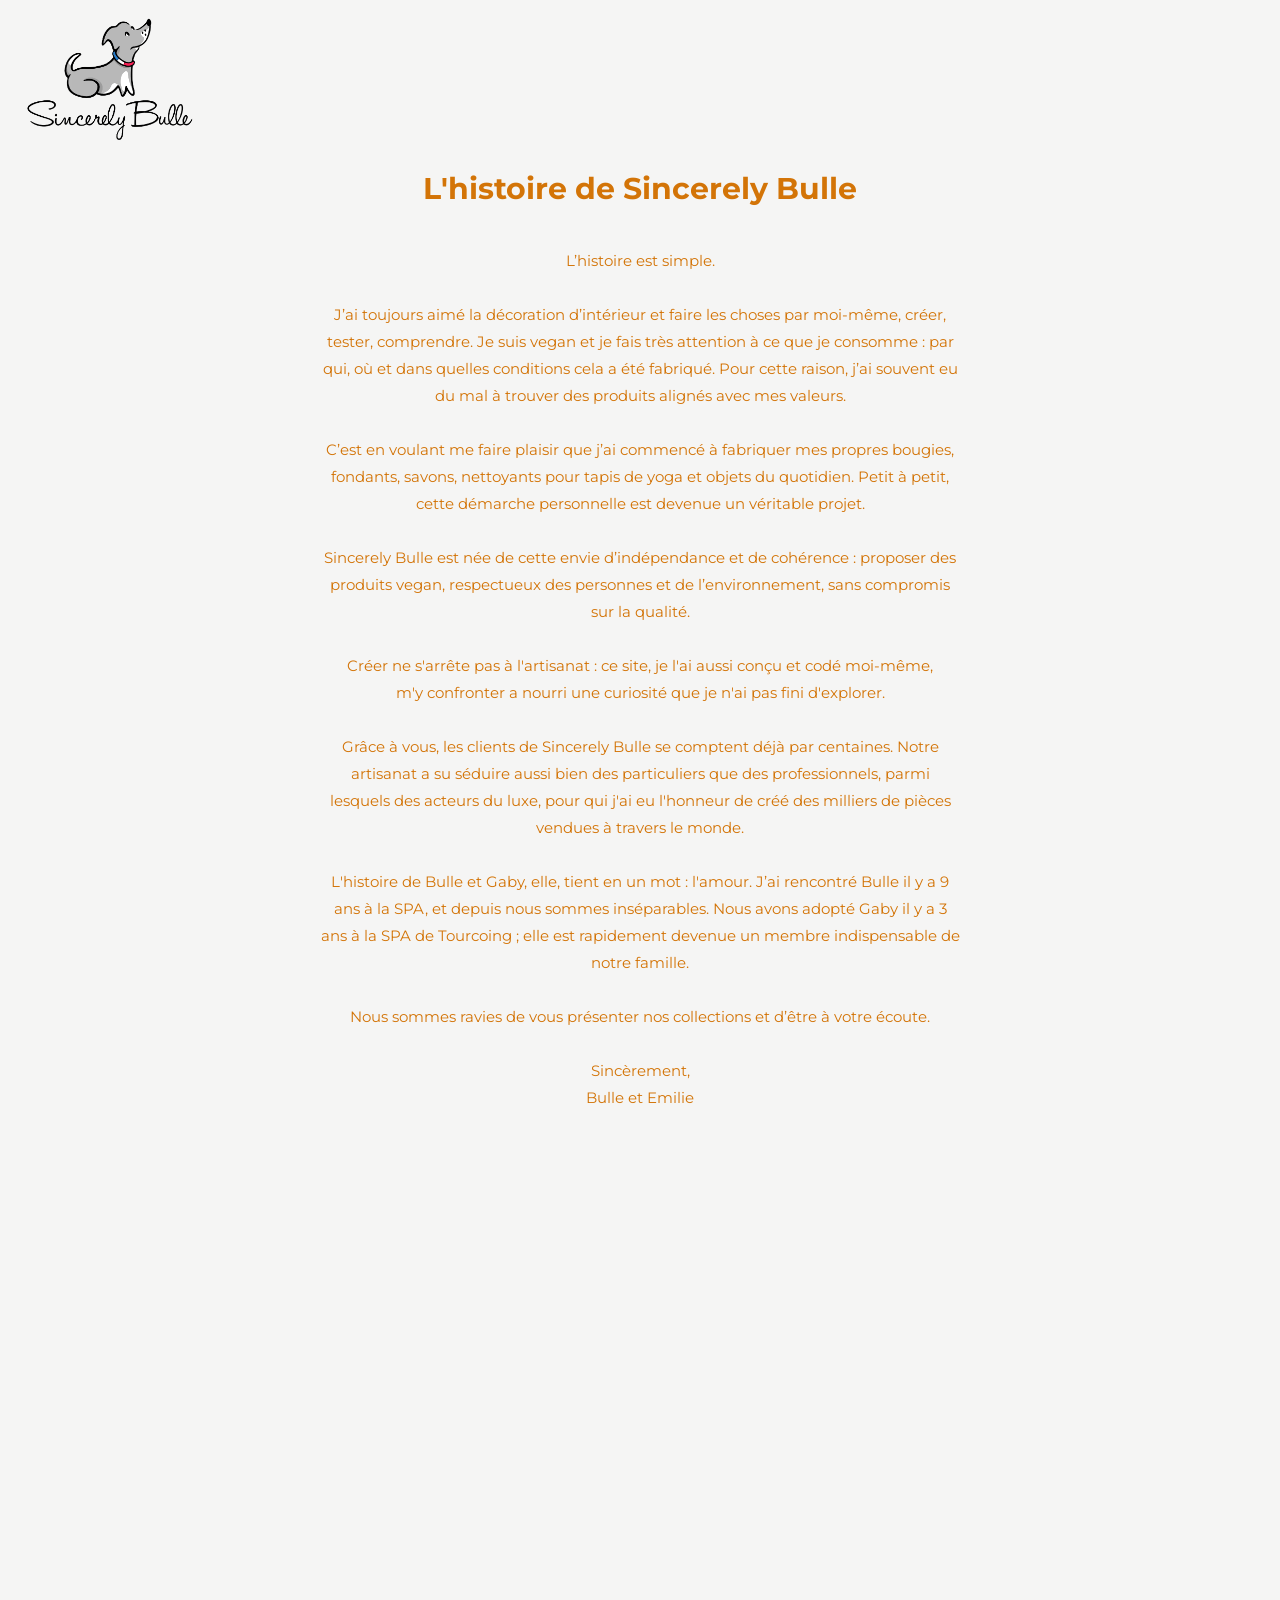
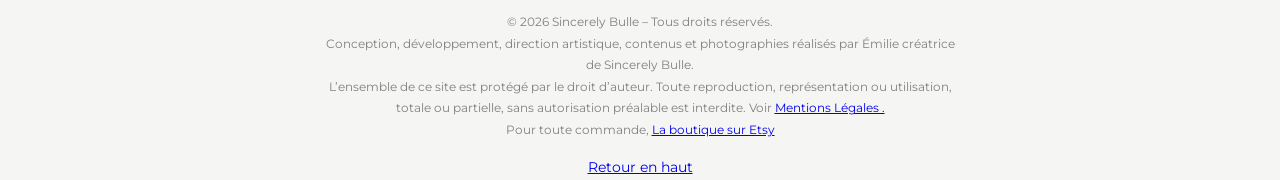
<file: about.html>
<!doctype html>
<html lang="fr">
  <head>
    <meta charset="UTF-8" />
    <meta name="viewport" content="width=device-width, initial-scale=1.0" />
    <link
      href="https://fonts.googleapis.com/css2?family=Arimo:ital,wght@0,400..700;1,400..700&family=Montserrat:ital,wght@0,100..900;1,100..900&family=Roboto:ital,wght@0,100..900;1,100..900&display=swap"
      rel="stylesheet"
    />
    <link rel="stylesheet" href="styles-boutique/about.css" />
    <link
      rel="icon"
      type="image/x-icon"
      href="/images/SincerelyBulle_Logo02.ico"
      oncontextmenu="return false;"
    />
    <div id="top"></div>
    <title>About | Sincerely Bulle</title>
  </head>
  <body>
    <div class="container-about-part">
      <div class="left-side">
        <a href="index.html">
          <img
            class="logo-about-page"
            src="images/SincerelyBulle_Logo01.png"
            alt="Logo Sincerely Bulle"
            oncontextmenu="return false;"
        /></a>
      </div>
      <div class="center-side">
        <div class="intro-sincerely">
          <h1>L'histoire de Sincerely Bulle</h1>
        </div>
        <div class="presentation-text">
          <p>
            L’histoire est simple.<br /><br />

            J’ai toujours aimé la décoration d’intérieur et faire les choses par
            moi-même, créer, tester, comprendre. Je suis vegan et je fais très
            attention à ce que je consomme : par qui, où et dans quelles
            conditions cela a été fabriqué. Pour cette raison, j’ai souvent eu
            du mal à trouver des produits alignés avec mes valeurs.<br /><br />

            C’est en voulant me faire plaisir que j’ai commencé à fabriquer mes
            propres bougies, fondants, savons, nettoyants pour tapis de yoga et
            objets du quotidien. Petit à petit, cette démarche personnelle est
            devenue un véritable projet.<br /><br />

            Sincerely Bulle est née de cette envie d’indépendance et de
            cohérence : proposer des produits vegan, respectueux des personnes
            et de l’environnement, sans compromis sur la qualité.<br /><br />

            Créer ne s'arrête pas à l'artisanat : ce site, je l'ai aussi conçu
            et codé moi-même,<br />
            m'y confronter a nourri une curiosité que je n'ai pas fini
            d'explorer.<br /><br />

            Grâce à vous, les clients de Sincerely Bulle se comptent déjà par
            centaines. Notre artisanat a su séduire aussi bien des particuliers
            que des professionnels, parmi lesquels des acteurs du luxe, pour qui
            j'ai eu l'honneur de créé des milliers de pièces vendues à travers
            le monde.<br /><br />

            L'histoire de Bulle et Gaby, elle, tient en un mot : l'amour. J’ai
            rencontré Bulle il y a 9 ans à la SPA, et depuis nous sommes
            inséparables. Nous avons adopté Gaby il y a 3 ans à la SPA de
            Tourcoing ; elle est rapidement devenue un membre indispensable de
            notre famille.<br /><br />

            Nous sommes ravies de vous présenter nos collections et d’être à
            votre écoute.<br /><br />

            Sincèrement,<br />
            Bulle et Emilie
          </p>

          <p class="droit-usage">
            © 2026 Sincerely Bulle – Tous droits réservés.<br />
            Conception, développement, direction artistique, contenus et
            photographies réalisés par Émilie créatrice de Sincerely Bulle.<br />
            L’ensemble de ce site est protégé par le droit d’auteur. Toute
            reproduction, représentation ou utilisation, totale ou partielle,
            sans autorisation préalable est interdite. Voir
            <a href="mentions-legales.html" target="_blank"
              >Mentions Légales .</a
            ><br />
            Pour toute commande,
            <a
              class="lien-boutique-etsy"
              href="https://www.etsy.com/shop/sincerelybulle"
              target="_blank"
            >
              La boutique sur Etsy</a
            >
          </p>
          <a class="top" href="#top">Retour en haut</a>
        </div>
      </div>
    </div>
  </body>
</html>
</file>
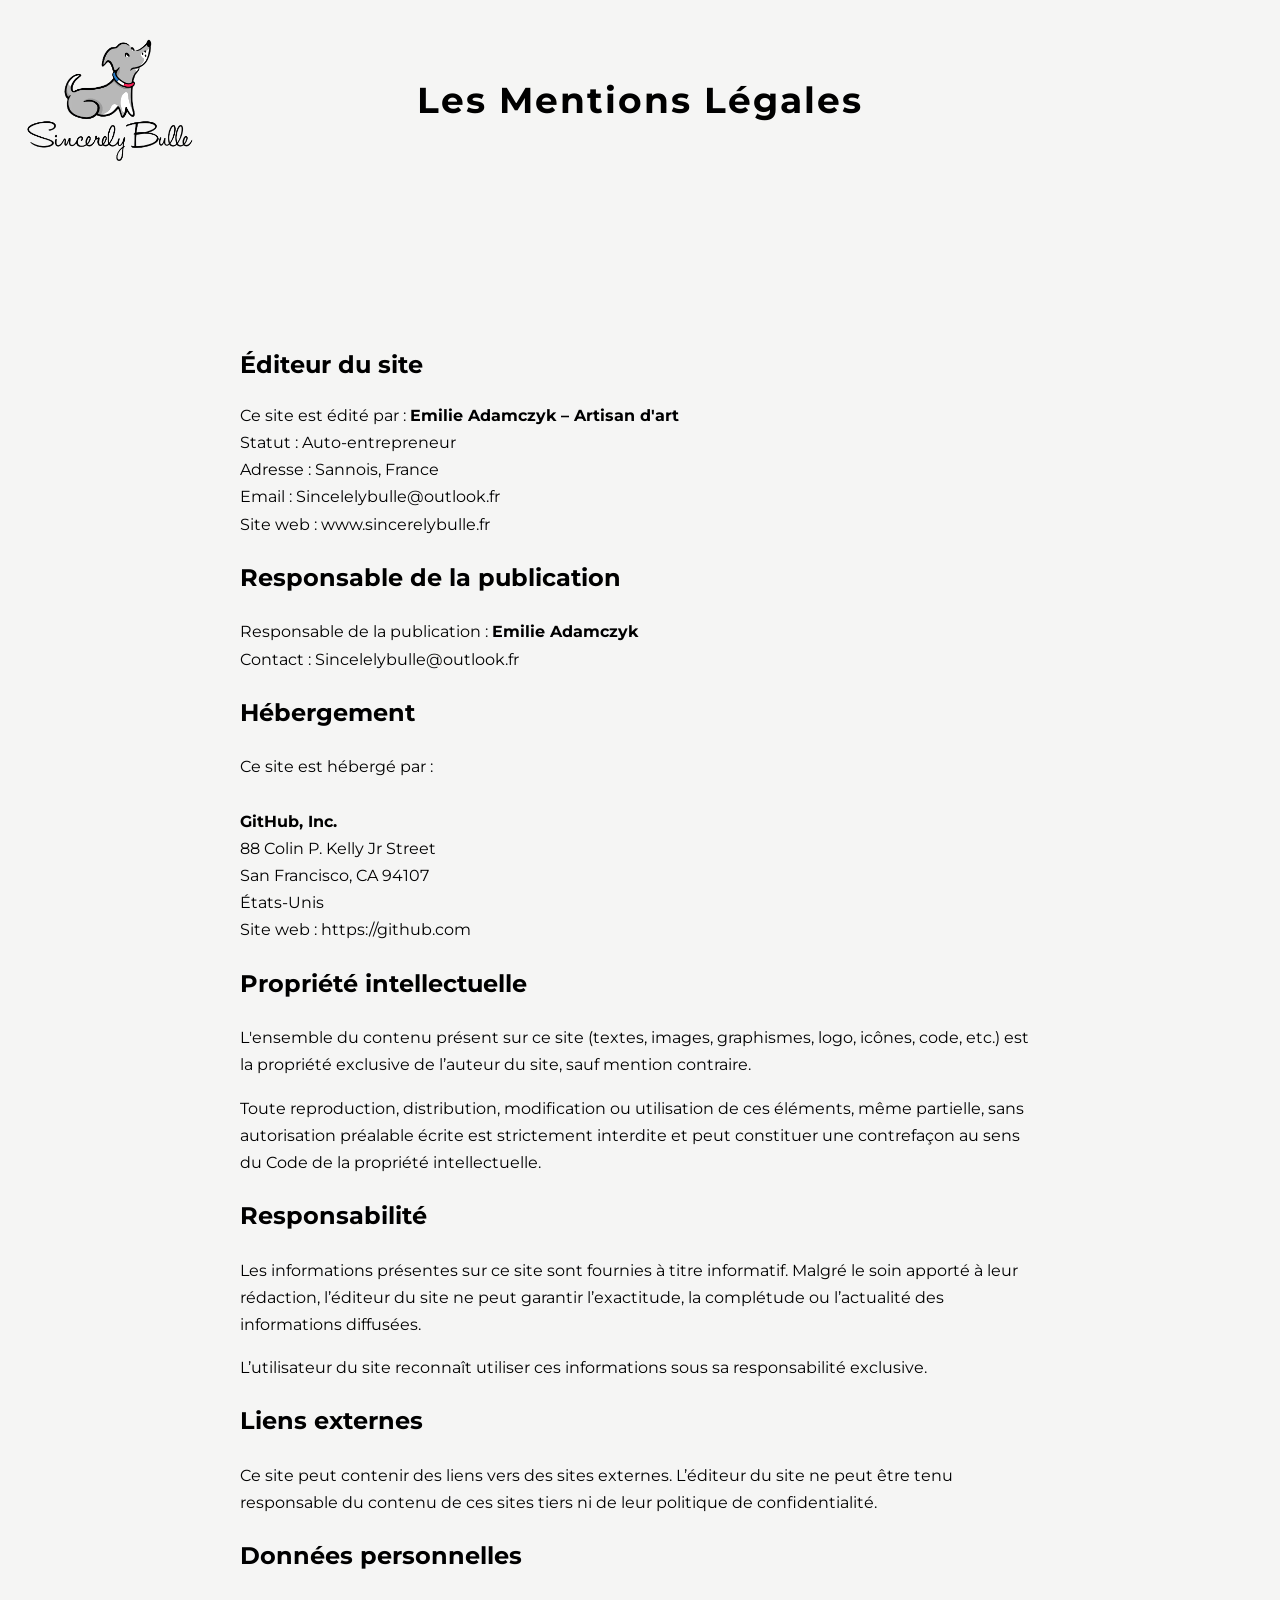
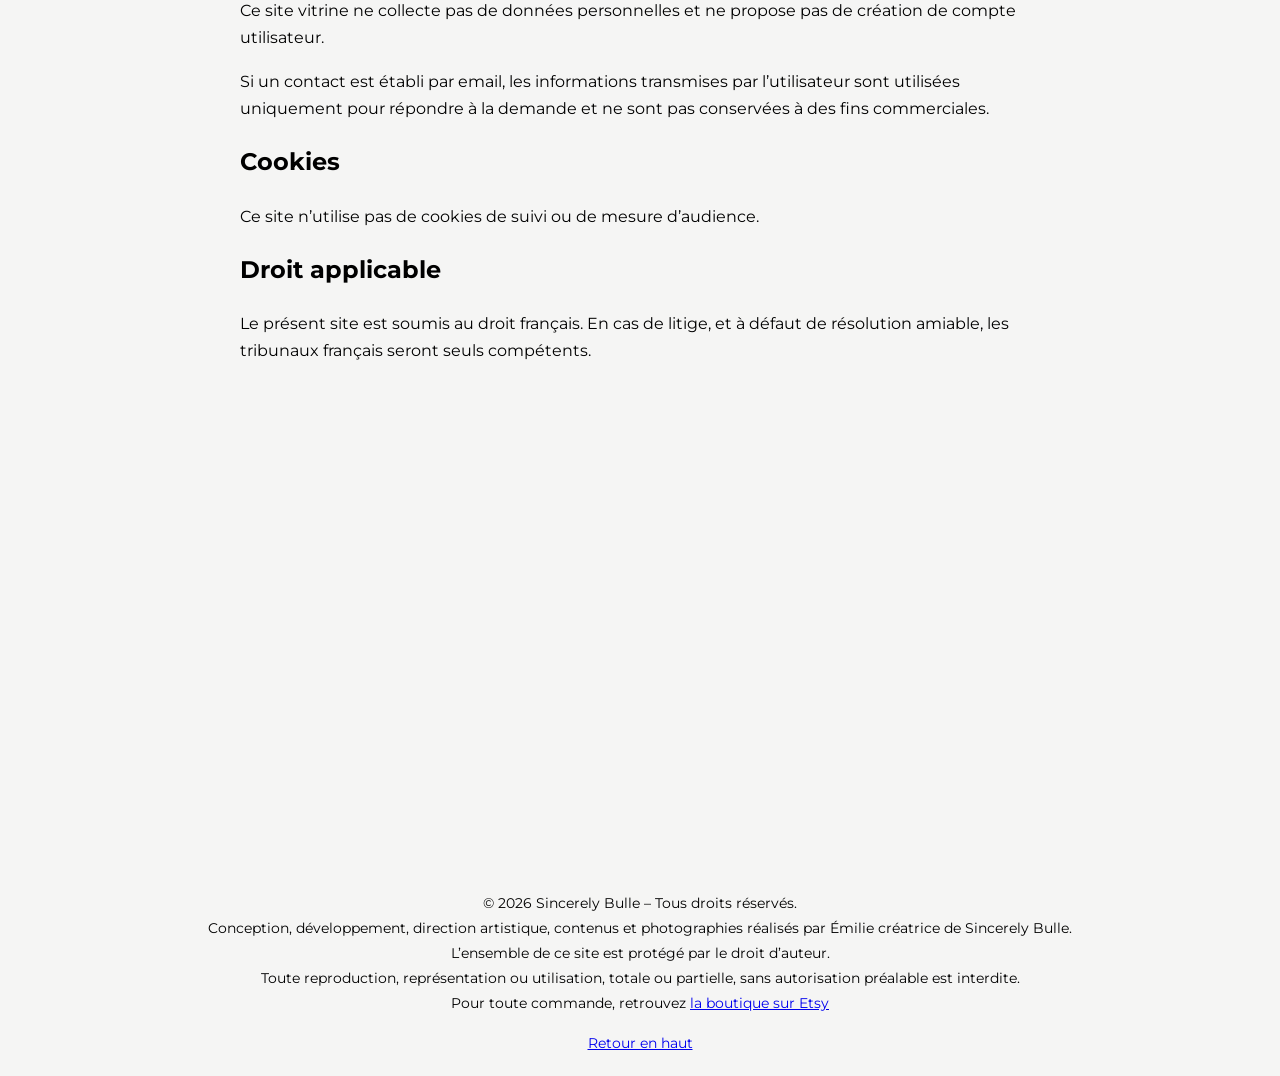
<file: mentions-legales.html>
<!doctype html>
<html lang="fr">
  <head>
    <meta charset="UTF-8" />
    <meta name="viewport" content="width=device-width, initial-scale=1.0" />

    <link
      href="https://fonts.googleapis.com/css2?family=Arimo:ital,wght@0,400..700;1,400..700&family=Montserrat:ital,wght@0,100..900;1,100..900&family=Roboto:ital,wght@0,100..900;1,100..900&display=swap"
      rel="stylesheet"
    />

    <link rel="stylesheet" href="styles-boutique/mentions-legales.css" />

    <link
      rel="icon"
      type="image/x-icon"
      href="/images/SincerelyBulle_Logo02.ico"
      oncontextmenu="return false;"
    />
    <div id="top"></div>
    <title>Mentions légales | Sincerely Bulle</title>
  </head>

  <body>
    <div id="top"></div>

    <div class="container">
      <div class="left-side">
        <a href="index.html">
          <img
            class="logo-page"
            src="images/SincerelyBulle_Logo01.png"
            oncontextmenu="return false;"
            alt="Logo Sincerely Bulle"
          />
        </a>
      </div>

      <div class="center-page">
        <h1>Les Mentions Légales</h1>
      </div>
    </div>

    <section class="mentions-legales">
      <h1>Éditeur du site</h1>

      <p>
        Ce site est édité par :
        <strong>Emilie Adamczyk – Artisan d'art</strong><br />
        Statut : Auto-entrepreneur<br />
        Adresse : Sannois, France<br />
        Email : Sincelelybulle@outlook.fr<br />
        Site web : www.sincerelybulle.fr
      </p>

      <h2>Responsable de la publication</h2>

      <p>
        Responsable de la publication : <strong>Emilie Adamczyk</strong><br />
        Contact : Sincelelybulle@outlook.fr
      </p>

      <h2>Hébergement</h2>

      <p>
        Ce site est hébergé par :<br /><br />

        <strong>GitHub, Inc.</strong><br />
        88 Colin P. Kelly Jr Street<br />
        San Francisco, CA 94107<br />
        États-Unis<br />
        Site web : https://github.com
      </p>

      <h2>Propriété intellectuelle</h2>

      <p>
        L'ensemble du contenu présent sur ce site (textes, images, graphismes,
        logo, icônes, code, etc.) est la propriété exclusive de l’auteur du
        site, sauf mention contraire.
      </p>

      <p>
        Toute reproduction, distribution, modification ou utilisation de ces
        éléments, même partielle, sans autorisation préalable écrite est
        strictement interdite et peut constituer une contrefaçon au sens du Code
        de la propriété intellectuelle.
      </p>

      <h2>Responsabilité</h2>

      <p>
        Les informations présentes sur ce site sont fournies à titre informatif.
        Malgré le soin apporté à leur rédaction, l’éditeur du site ne peut
        garantir l’exactitude, la complétude ou l’actualité des informations
        diffusées.
      </p>

      <p>
        L’utilisateur du site reconnaît utiliser ces informations sous sa
        responsabilité exclusive.
      </p>

      <h2>Liens externes</h2>

      <p>
        Ce site peut contenir des liens vers des sites externes. L’éditeur du
        site ne peut être tenu responsable du contenu de ces sites tiers ni de
        leur politique de confidentialité.
      </p>

      <h2>Données personnelles</h2>

      <p>
        Ce site vitrine ne collecte pas de données personnelles et ne propose
        pas de création de compte utilisateur.
      </p>

      <p>
        Si un contact est établi par email, les informations transmises par
        l’utilisateur sont utilisées uniquement pour répondre à la demande et ne
        sont pas conservées à des fins commerciales.
      </p>

      <h2>Cookies</h2>

      <p>Ce site n’utilise pas de cookies de suivi ou de mesure d’audience.</p>

      <h2>Droit applicable</h2>

      <p>
        Le présent site est soumis au droit français. En cas de litige, et à
        défaut de résolution amiable, les tribunaux français seront seuls
        compétents.
      </p>
    </section>
    <div class="pied-de-page">
      <p>
        © 2026 Sincerely Bulle – Tous droits réservés.<br />
        Conception, développement, direction artistique, contenus et
        photographies réalisés par Émilie créatrice de Sincerely Bulle.<br />
        L’ensemble de ce site est protégé par le droit d’auteur.<br />
        Toute reproduction, représentation ou utilisation, totale ou partielle,
        sans autorisation préalable est interdite.<br />
        Pour toute commande, retrouvez
        <a href="https://www.etsy.com/shop/sincerelybulle"
          >la boutique sur Etsy</a
        >
      </p>
      <a class="top" href="#top">Retour en haut</a>
    </div>
  </body>
</html>
</file>
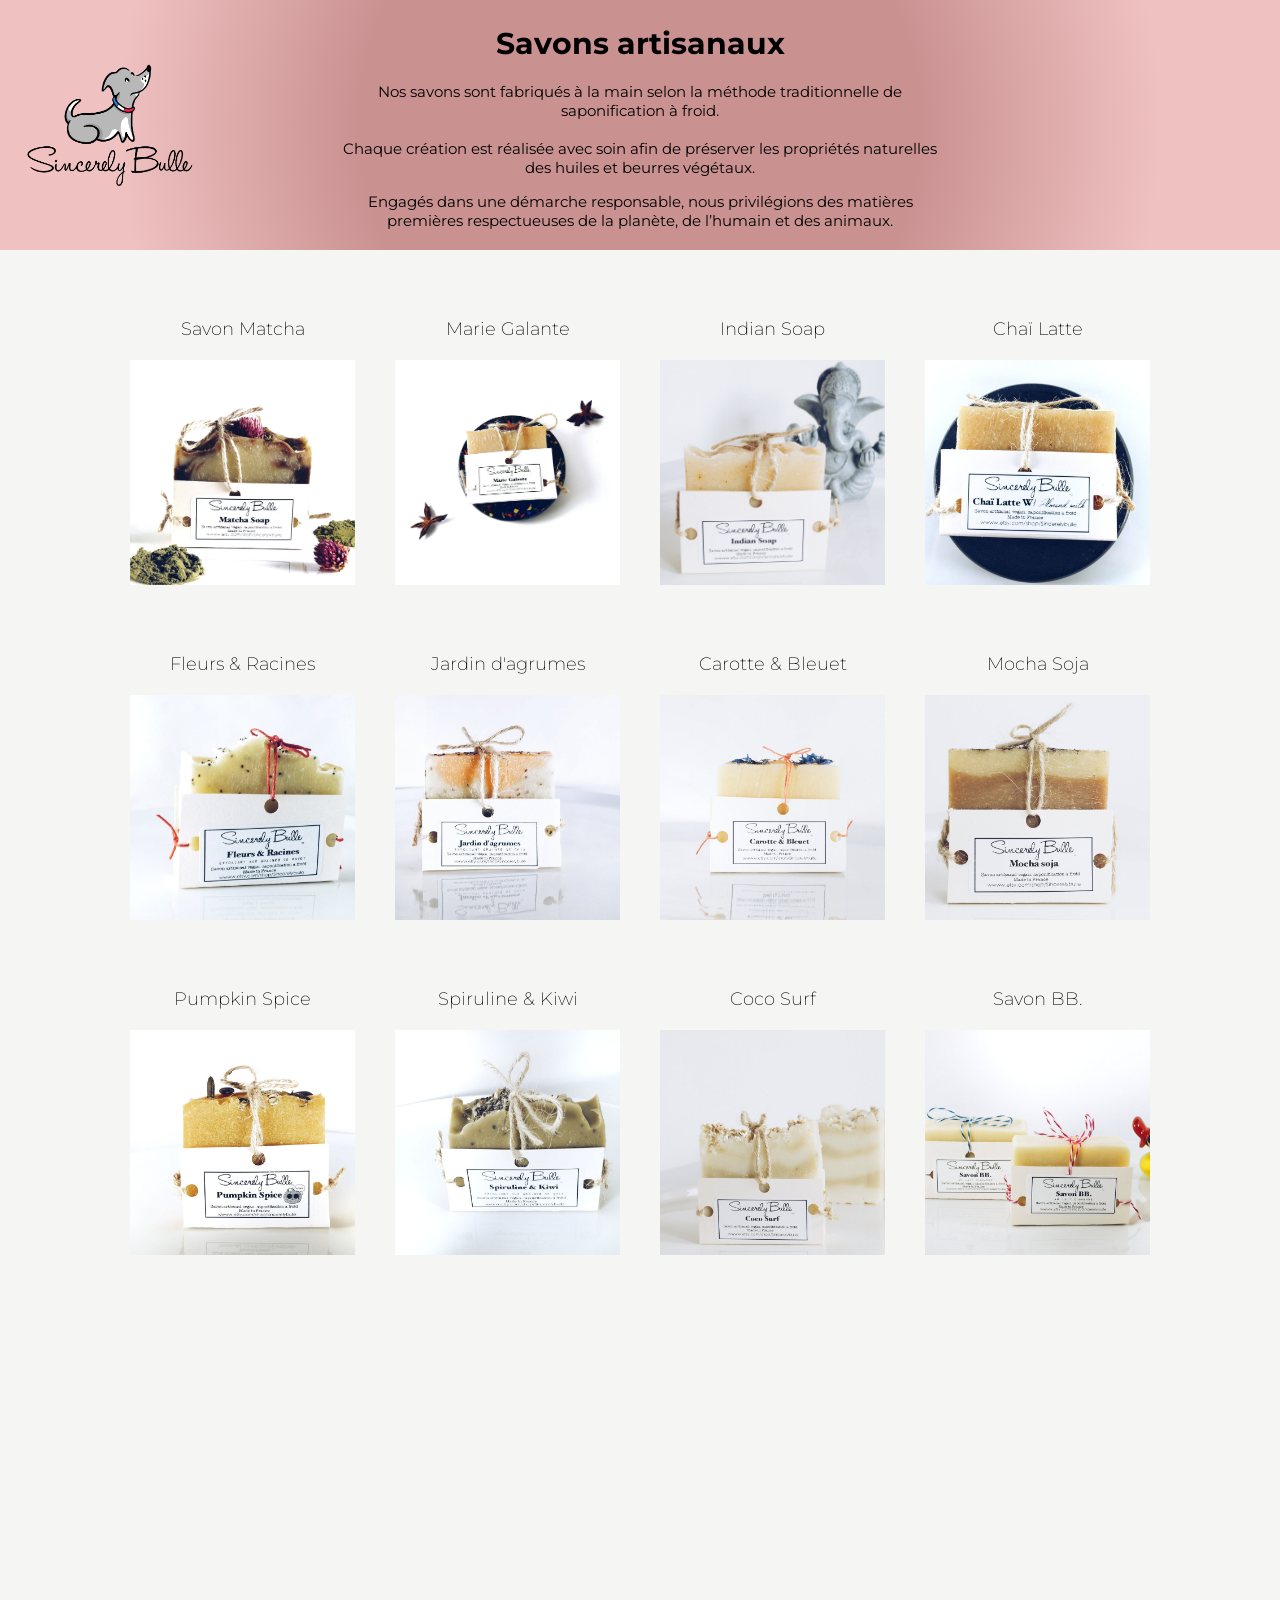
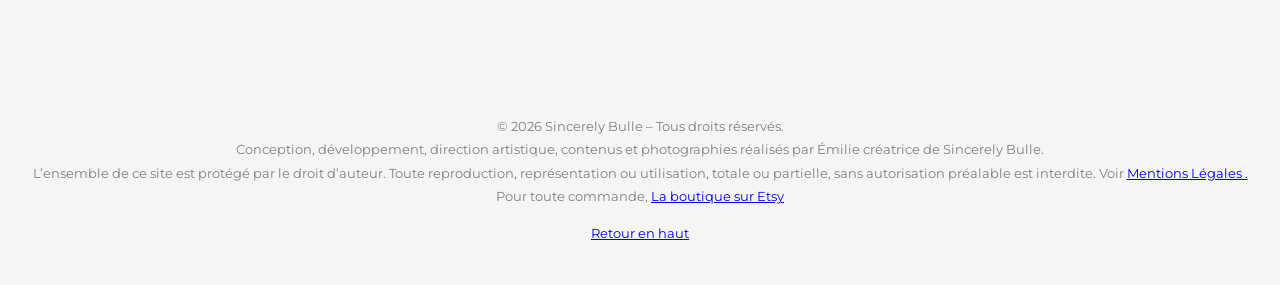
<file: savons.html>
<!doctype html>
<html lang="en">
  <head>
    <meta charset="UTF-8" />
    <meta name="viewport" content="width=device-width, initial-scale=1.0" />
    <title>Savons | Sincerely Bulle</title>
    <link rel="stylesheet" href="styles-boutique/savons.css" />
    <link
      href="https://fonts.googleapis.com/css2?family=Arimo:ital,wght@0,400..700;1,400..700&family=Montserrat:ital,wght@0,100..900;1,100..900&family=Roboto:ital,wght@0,100..900;1,100..900&display=swap"
      rel="stylesheet"
    />
    <link
      rel="icon"
      type="image/x-icon"
      href="/images/SincerelyBulle_Logo02.ico"
      oncontextmenu="return false;"
    />
  </head>
  <body>
    <div class="container">
      <div class="left-side">
        <a href="index.html">
          <img
            class="logo-page"
            src="images/SincerelyBulle_Logo01.png"
            alt="Logo Sincerely Bulle"
            oncontextmenu="return false;"
        /></a>
      </div>
      <div class="center-page">
        <h1>Savons artisanaux</h1>
        <p class="presentation-fondant-texte"></p>
        <p>
          Nos savons sont fabriqués à la main selon la méthode traditionnelle de
          saponification à froid. <br /><br />
          Chaque création est réalisée avec soin afin de préserver les
          propriétés naturelles des huiles et beurres végétaux.
        </p>
        <p>
          Engagés dans une démarche responsable, nous privilégions des matières
          premières respectueuses de la planète, de l’humain et des animaux.
        </p>
      </div>
    </div>
    <div class="container-fondant-page">
      <div class="fiche-produit">
        <p class="titre-fondant">Savon Matcha</p>
        <img
          class="image-fondant"
          src="images/images-savons/savon-matcha.png"
          alt="Savon matcha"
        />
      </div>
      <div class="fiche-produit">
        <p class="titre-fondant">Marie Galante</p>
        <img
          class="image-fondant"
          src="images/images-savons/savon-MG.png"
          alt="savon Marie Galante"
        />
      </div>
      <div class="fiche-produit">
        <p class="titre-fondant">Indian Soap</p>
        <img
          class="image-fondant"
          src="images/images-savons/savon-indian.png"
          alt="Savon Indian"
        />
      </div>

      <div class="fiche-produit">
        <p class="titre-fondant">Chaï Latte</p>
        <img
          class="image-fondant"
          src="images/images-savons/savon-chai.png"
          alt="Savon chai"
        />
      </div>

      <div class="fiche-produit">
        <p class="titre-fondant">Fleurs & Racines</p>
        <img
          class="image-fondant"
          src="images/images-savons/savon-fleurs.png"
          alt="Savon fleurs"
        />
      </div>

      <div class="fiche-produit">
        <p class="titre-fondant">Jardin d'agrumes</p>
        <img
          class="image-fondant"
          src="images/images-savons/savon-jardin.png"
          alt="Savon agrumes"
        />
      </div>
      <div class="fiche-produit">
        <p class="titre-fondant">Carotte & Bleuet</p>
        <img
          class="image-fondant"
          src="images/images-savons/savon-carotte.png"
          alt="Savon carotte & bleuet"
        />
      </div>
      <div class="fiche-produit">
        <p class="titre-fondant">Mocha Soja</p>
        <img
          class="image-fondant"
          src="images/images-savons/savon-mocha.png"
          alt=""
        />
      </div>
      <div class="fiche-produit">
        <p class="titre-fondant">Pumpkin Spice</p>
        <img
          class="image-fondant"
          src="images/images-savons/savon-pumpkin.png"
          alt=""
        />
      </div>
      <div class="fiche-produit">
        <p class="titre-fondant">Spiruline & Kiwi</p>
        <img
          class="image-fondant"
          src="images/images-savons/savon-spiruline.png"
          alt=""
        />
      </div>
      <div class="fiche-produit">
        <p class="titre-fondant">Coco Surf</p>
        <img
          class="image-fondant"
          src="images/images-savons/savon-surf.png"
          alt=""
        />
      </div>
      <div class="fiche-produit">
        <p class="titre-fondant">Savon BB.</p>
        <img
          class="image-fondant"
          src="images/images-savons/savonbb.png"
          alt=""
        />
      </div>
    </div>
    <div class="pied-de-page">
      <p>
        © 2026 Sincerely Bulle – Tous droits réservés.<br />
        Conception, développement, direction artistique, contenus et
        photographies réalisés par Émilie créatrice de Sincerely Bulle.<br />
        L’ensemble de ce site est protégé par le droit d’auteur. Toute
        reproduction, représentation ou utilisation, totale ou partielle, sans
        autorisation préalable est interdite. Voir
        <a href="mentions-legales.html" target="_blank">Mentions Légales .</a
        ><br />
        Pour toute commande,
        <a
          class="lien-boutique-etsy"
          href="https://www.etsy.com/shop/sincerelybulle"
          target="_blank"
        >
          La boutique sur Etsy</a
        >
      </p>
      <a class="top" href="#top">Retour en haut</a>
    </div>
  </body>
</html>
</file>
<file: styles-boutique/about.css>
body{
 background-color:rgb(245, 245, 244);
 font-family: Montserrat;
 font-weight: 400;
 margin:0;
 color:rgb(211, 116, 7);
 height: 100vh;
}

.container-about-part{
   
    height:200px;
    display:flex;
    flex-direction: row;
    justify-content: space-between;
}

.logo-about-page{
    width: 180px;
    cursor: pointer;
    margin-left: 20px;
}

.center-side{
    position:absolute;
    text-align: center;
    margin-top: 150px;
    transform: translateX(-50%);
    left:50%;
    font-size: 15px;
}
  
.presentation-text{
    
    margin-top: 40px;
    line-height: 1.8;
    font-size: 15px;
}

.droit-usage{
    margin-top: 500px;
    color:grey;
    font-size: 12px;
}

.top{
    font-size:14px;
}
</file>
<file: styles-boutique/mentions-legales.css>
body {
  background-color: rgb(245, 245, 244);
  font-family: Montserrat;
  font-weight: 400;
  margin: 0;
  color: rgb(0, 0, 0);
}


.container {
  display: grid;
  grid-template-columns: 1fr auto 1fr;
  min-height: 200px;
  align-items: center;
  margin-bottom: 50px;
 
}
.left-side {
  justify-self: start;
  margin-left: 20px;
  width: 180px;
}

.logo-page {
  width: 180px;
  cursor: pointer;
}

.center-page {
  text-align: center;
  max-width: 600px;
  font-size: 18px;
  letter-spacing: 2px;

}

.mentions-legales{
  max-width: 800px;
  margin: auto;
  padding: 60px 20px;
  line-height: 1.7;
}



.mentions-legales h1{
  margin-top: 35px;
  margin-bottom: 10px;
}

  .pied-de-page{
    display: block;
    margin-top: 450px;
    margin-bottom: 20px;
    font-size: 14px;
    line-height: 1.8;
    text-align: center;

}
</file>
<file: styles-boutique/savons.css>
body {
  background-color: rgb(245, 245, 244);
  font-family: Montserrat;
  font-weight: 400;
  margin: 0;
  color: rgb(0, 0, 0);
}


.container {
  display: grid;
  grid-template-columns: 1fr auto 1fr;
  min-height: 250px;
  align-items: center;
  margin-bottom: 50px;
 background: #bd7373;
background: radial-gradient(circle,rgba(189, 115, 115, 0.77) 43%, rgba(237, 171, 171, 0.7) 80%);
}
.left-side {
  justify-self: start;
  margin-left: 20px;
  width: 180px;
}

.logo-page {
  width: 180px;
  cursor: pointer;
}

.center-page {
  text-align: center;
  max-width: 600px;
  font-size: 15px;
}

.presentation-fondant-texte {
  line-height: 1.8;
  font-style: italic;
  margin: 0;
}
.container-fondant-page {
  display: flex;
  flex-wrap: wrap;
  justify-content: center;
  gap: 40px;
  margin: 50px auto;
  max-width: 1100px;
}

.fiche-produit {
  display: flex;
  flex-direction: column; 
  align-items: center; 
  text-align: center;
  max-width: 250px; 
}

.titre-fondant {
  font-family: 'Montserrat', sans-serif;
  font-weight: 200;
  font-size: 18px;
  margin-bottom: 10px;
}

.image-fondant {
  width: 225px; 
  height: 225px;
  object-fit: cover;
  object-position: center;
  margin: 10px 0;
  cursor:pointer;
  
}

  .pied-de-page{
  display: block;
  margin-top: 450px;
  margin-bottom: 40px;
  color:grey;
  font-size: 13px;
  line-height: 1.8;
  text-align: center;

}
</file>
